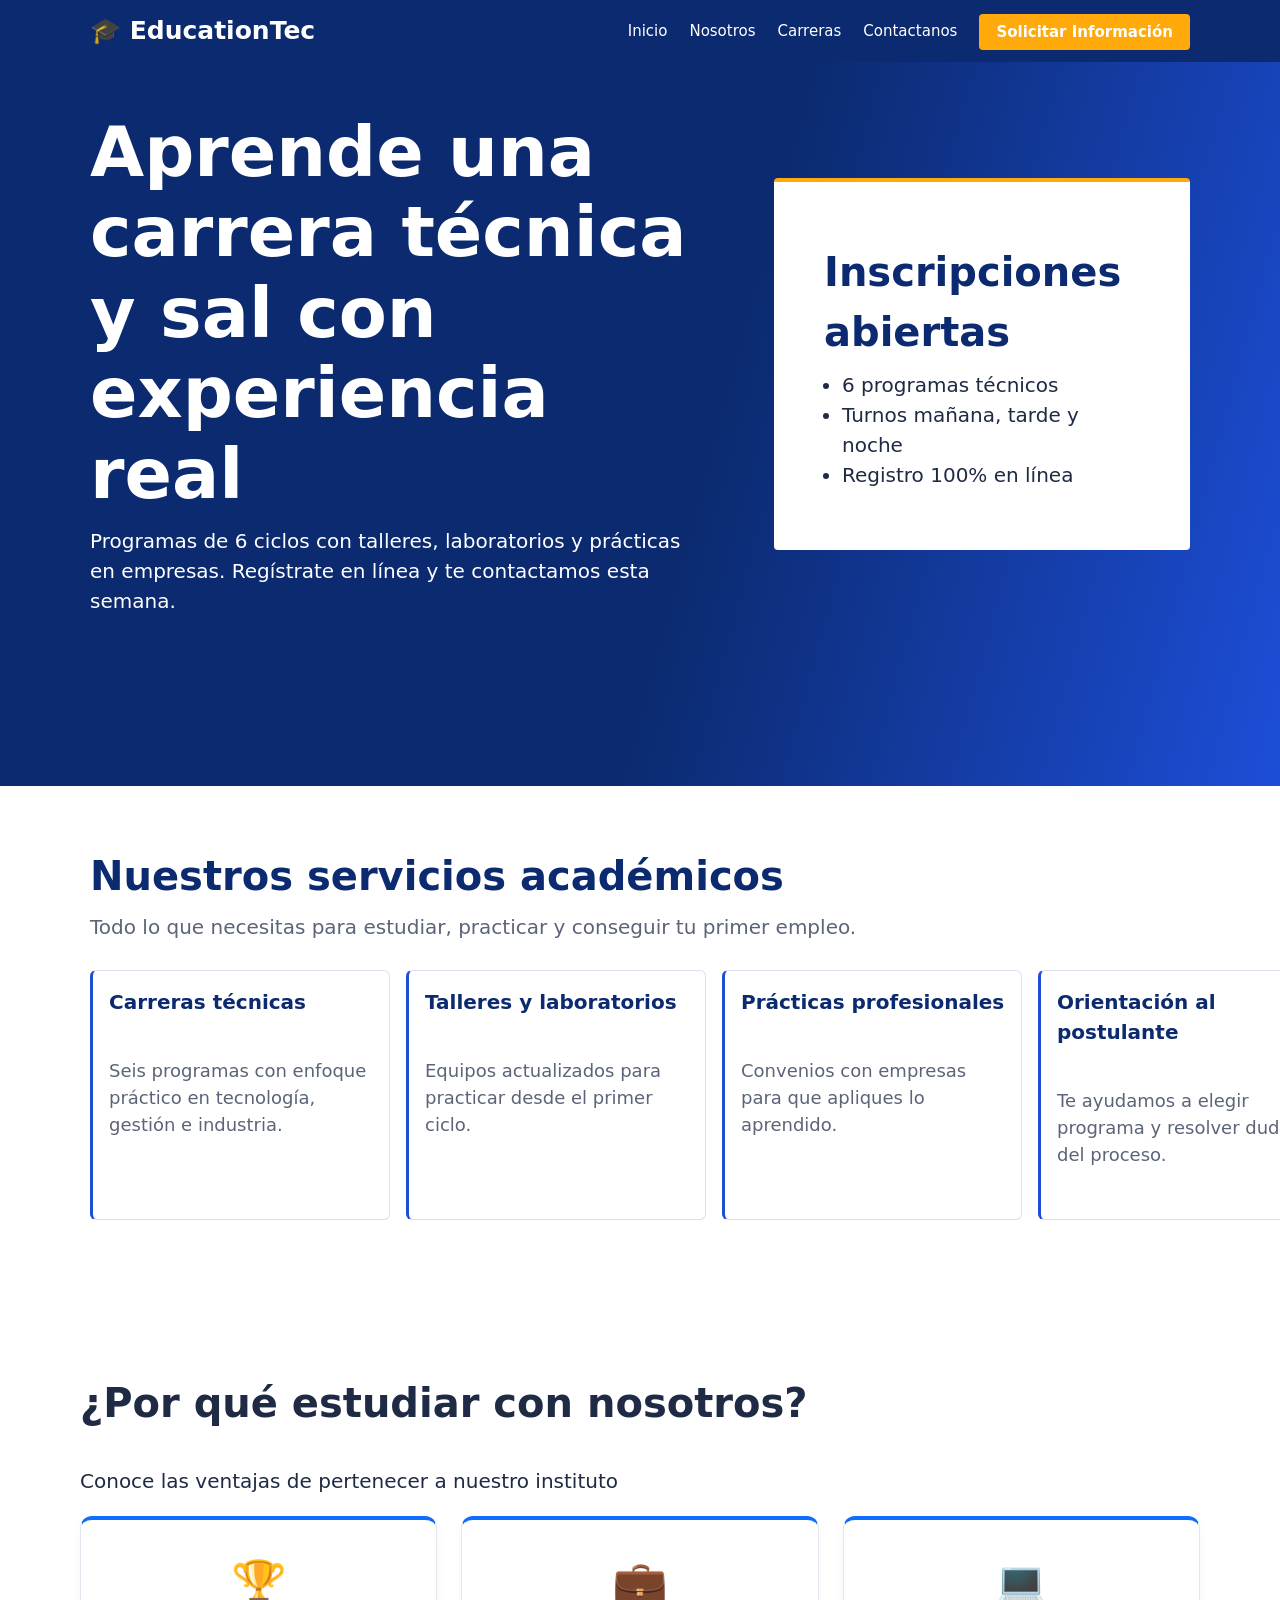
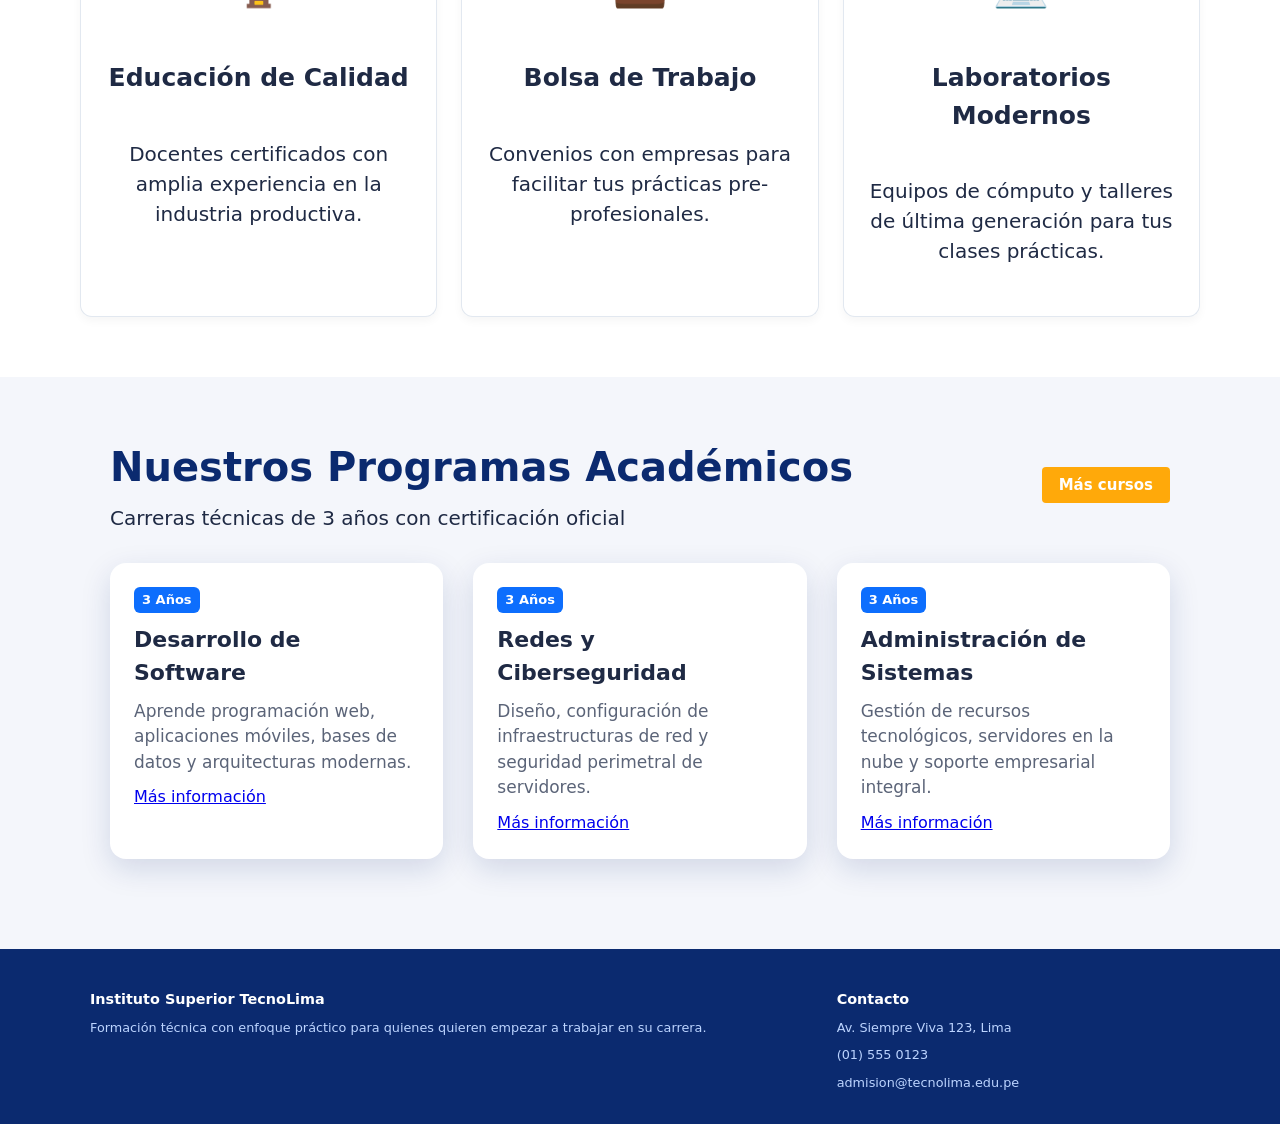
<file: entregable/index.html>
<!DOCTYPE html>
<html lang="es">

<head>
    <meta charset="UTF-8">
    <meta name="viewport" content="width=device-width, initial-scale=1.0">
    <title>Basurto Pinedo Joseph Paul</title>
    <link rel="stylesheet" href="estilos.css">
    <meta name="description" content="Informe de Práctica IP01 - Tienda Virtual Gamer SENATI">
</head>

<body>
    <div class="tamañohoja">
        <header class="cabecera">
            <a class="titulo">🎓 EducationTec</a>
            <ul>
                <div class="nav-links">
                    <li class="items"><a class="cuadrotext" href="#inicio" >Inicio</a></li>
                    <li class="items"><a class="cuadrotext" href="#nosotros">Nosotros</a></li>
                    <li class="items"><a class="cuadrotext" href="#carreras">Carreras</a></li>
                    <li class="items"><a class="cuadrotext" href="#contactanos">Contactanos</a></li>
                    <li class="items-btn"><a href="solicitar.html" class="btn-infomación">Solicitar Información</a></li>
                </div>
            </ul>
        </header>
    </div>
        <main class="contenidoprin">
            <section class="parte1">
                <div class="titulo-cuerpo">
                    <h1 class="titulo">Aprende una carrera técnica y sal con experiencia real</h1>
                    <p class="subtitulo1">Programas de 6 ciclos con talleres, laboratorios y prácticas en empresas. Regístrate en línea y te contactamos esta semana.</p>
                    <div class="espacio">
                        <div class="panel">
                            <h2>Inscripciones abiertas</h2>
                            <ul>
                                <li>6 programas técnicos</li>
                                <li>Turnos mañana, tarde y noche</li>
                                <li>Registro 100% en línea</li>
                            </ul>
                        </div>
                    </div>
                </div>
            </section>

            <section class="parte2">
                <div class="cuadros-info">
                    <h2 class="titulo-cuerpo2">Nuestros servicios académicos</h2>
                    <p class="subtitulo2">Todo lo que necesitas para estudiar, practicar y conseguir tu primer empleo.</p>
                    <div class="cuadricula">
                        <article class="cuadrotexto"><h3>Carreras técnicas</h3><p>Seis programas con enfoque práctico en tecnología, gestión e industria.</p></article>
                        <article class="cuadrotexto"><h3>Talleres y laboratorios</h3><p>Equipos actualizados para practicar desde el primer ciclo.</p></article>
                        <article class="cuadrotexto"><h3>Prácticas profesionales</h3><p>Convenios con empresas para que apliques lo aprendido.</p></article>
                        <article class="cuadrotexto"><h3>Orientación al postulante</h3><p>Te ayudamos a elegir programa y resolver dudas del proceso.</p></article>
                    </div>
                </div>
            </section>
                
            <section id="nosotros" class="seccion seccion-clara">
                <div class="container">
                    <div class="text-center mb-4">
                        <h2 class="fw-bold">¿Por qué estudiar con nosotros?</h2>
                        <p class="text-muted">Conoce las ventajas de pertenecer a nuestro instituto</p>
                </div>
                <div class="contenedor-flex">
                    <div class="caja-beneficio">
                        <div class="icono-beneficio">🏆</div>
                        <h5 class="text">Educación de Calidad</h5>
                        <p>Docentes certificados con amplia experiencia en la industria productiva.</p>
                    </div>
                    <div class="caja-beneficio">
                        <div class="icono-beneficio">💼</div>
                        <h5 class="text">Bolsa de Trabajo</h5>
                        <p>Convenios con empresas para facilitar tus prácticas pre-profesionales.</p>
                    </div>
                    <div class="caja-beneficio">
                        <div class="icono-beneficio">💻</div>
                        <h5 class="text">Laboratorios Modernos</h5>
                        <p>Equipos de cómputo y talleres de última generación para tus clases prácticas.</p>
                    </div>
                </div>
            </section>

            <section id="carreras" class="py-5 bg-light">
                <div class="container">
                    <div class="titulocar">
                        <div>
                            <h2 class="title">Nuestros Programas Académicos</h2>
                            <p class="subtitle">Carreras técnicas de 3 años con certificación oficial</p>
                        </div>
                        <a href="#" class="btn-cursos">Más cursos</a>
                    </div>

                    <div class="grid-carreras">
                        <div class="tarjeta-carrera azul">
                            <div class="card-body">
                                <span class="años">3 Años</span>
                                <h5 class="tit-tar">Desarrollo de Software</h5>
                                <p class="card-text">Aprende programación web, aplicaciones móviles, bases de datos y arquitecturas modernas.</p>
                                <a href="#" class="btn-mas">Más información</a>
                            </div>
                        </div>

                        <div class="tarjeta-carrera verde">
                            <div class="card-body">
                                <span class="años">3 Años</span>
                                <h5 class="tit-tar">Redes y Ciberseguridad</h5>
                                <p class="card-text">Diseño, configuración de infraestructuras de red y seguridad perimetral de servidores.</p>
                                <a href="#" class="btn-mas">Más información</a>
                            </div>
                        </div>

                        <div class="tarjeta-carrera amarillo">
                            <div class="card-body">
                                <span class="años">3 Años</span>
                                <h5 class="tit-tar">Administración de Sistemas</h5>
                                <p class="card-text">Gestión de recursos tecnológicos, servidores en la nube y soporte empresarial integral.</p>
                                <a href="#" class="btn-mas">Más información</a>
                            </div>
                        </div>
                    </div>
                </div>
                <div id="contactanos">
                    <a href="https://whatsapp.com/dl/"></a>
                </div>
            </section>
        </main>
    <footer class="pie">
        <div class="container">
            <div class="pie-pag">
                <div>
                    <h4>Instituto Superior TecnoLima</h4>
                    <p>Formación técnica con enfoque práctico para quienes quieren empezar a trabajar en su carrera.</p>
                </div>
                <address>
                    <h4>Contacto</h4>
                    <p class="mb-1">Av. Siempre Viva 123, Lima</p>
                    <p class="mb-1">(01) 555 0123</p>
                    <p class="mb-0">admision@tecnolima.edu.pe</p>
                </address>
            </div>
        </div>
</footer>
</body>
</html>
</file>
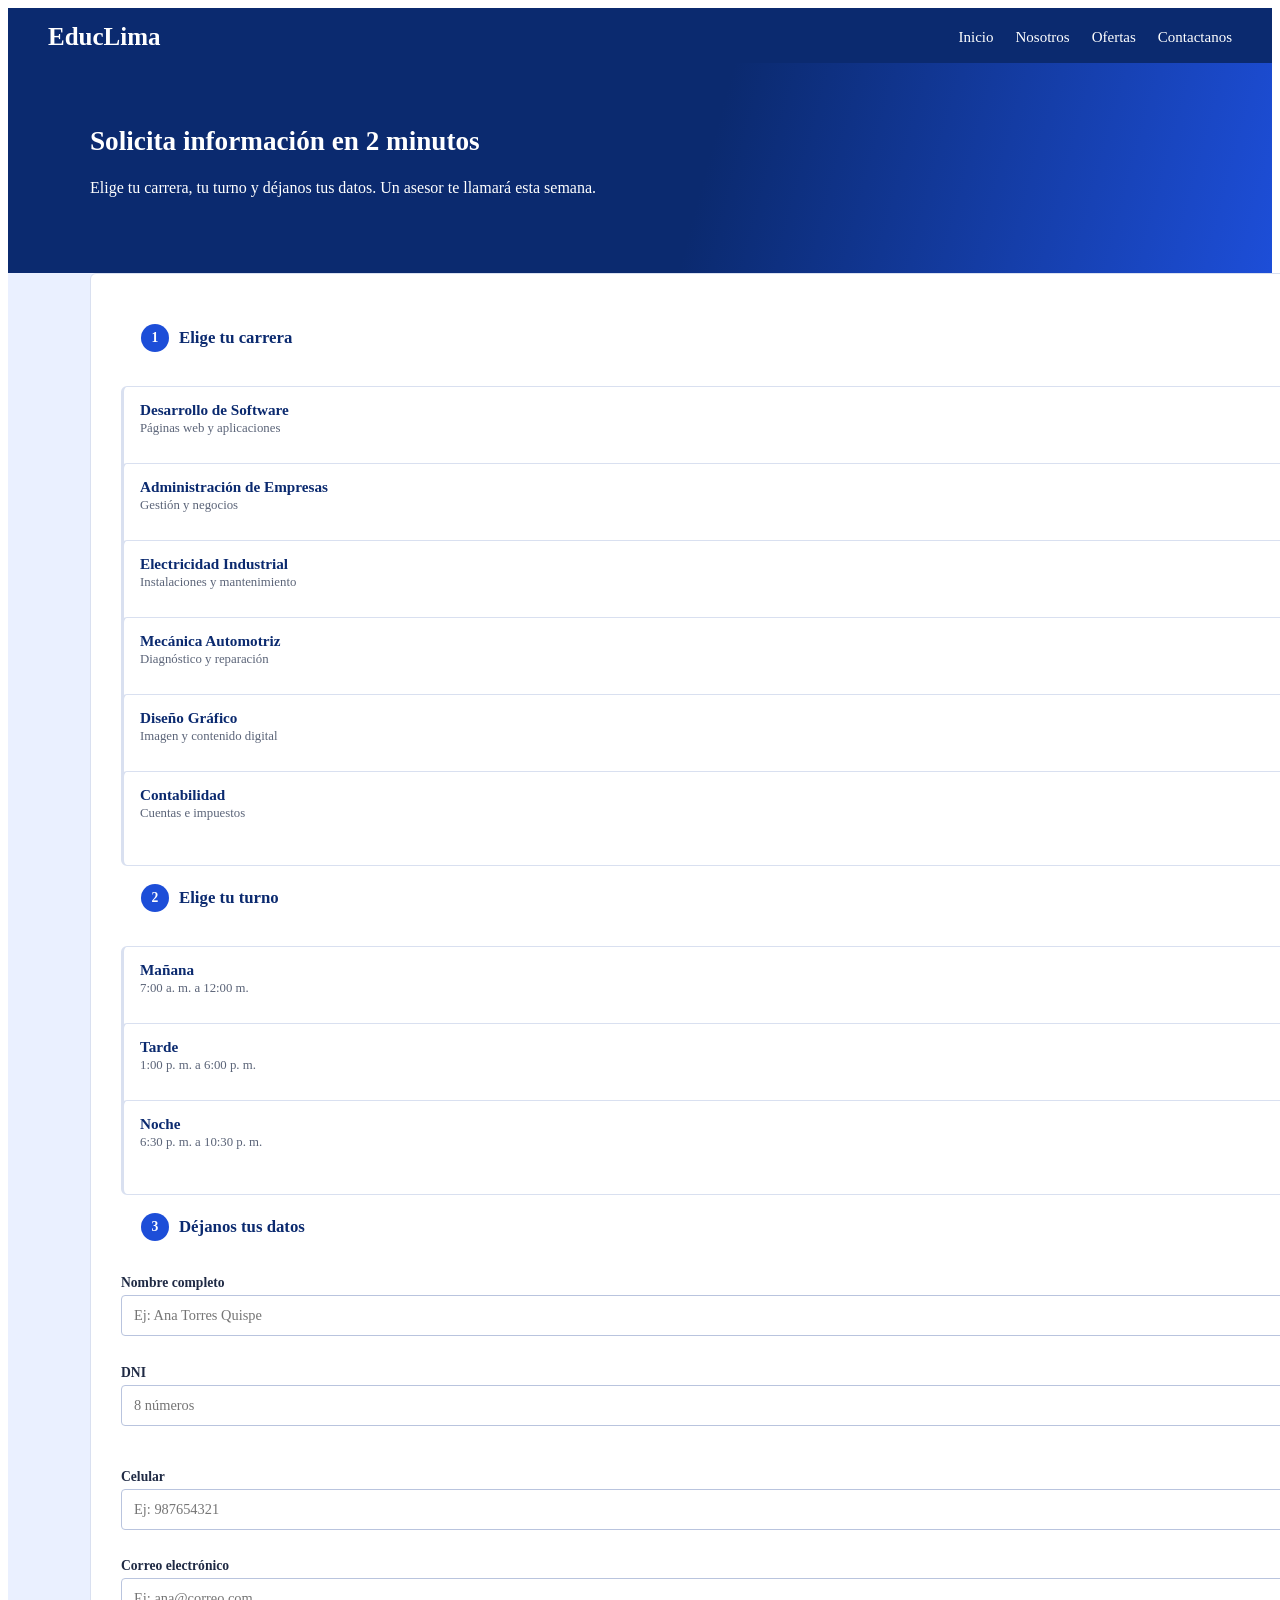
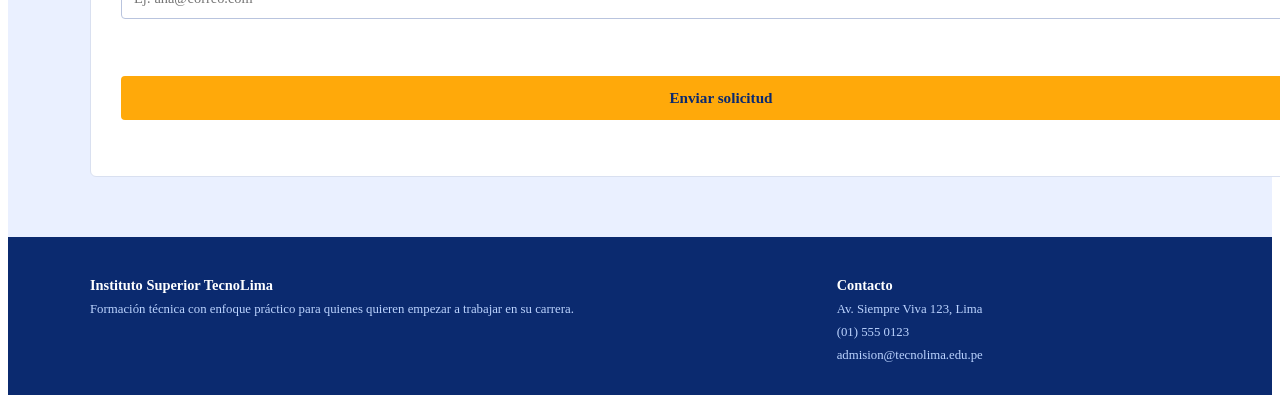
<file: entregable/solicitar.html>
<!DOCTYPE html>
<html lang="es">

<head>
    <meta charset="UTF-8">
    <meta name="viewport" content="width=device-width, initial-scale=1.0">
    <title>Solicitar información | EducLima</title>
    <meta name="description" content="Solicita información sobre nuestras carreras técnicas en EducLima">
    <link rel="stylesheet" href="solicitud.css">
</head>

<body class="pagina-solicitar">
    <div class="tamañohoja">
        <header class="cabecera">
            <a class="titulo" href="index.html">EducLima</a>
            <ul>
                <div class="nav-links">
                    <li class="items"><a class="cuadrotext" href="index.html">Inicio</a></li>
                    <li class="items"><a class="cuadrotext" href="#">Nosotros</a></li>
                    <li class="items"><a class="cuadrotext" href="#">Ofertas</a></li>
                    <li class="items"><a class="cuadrotext" href="#">Contactanos</a></li>
                </div>
            </ul>
        </header>

        <main>
            <!-- Portada de la página -->
            <section class="sol-portada">
                <h1>Solicita información en 2 minutos</h1>
                <p>Elige tu carrera, tu turno y déjanos tus datos. Un asesor te llamará esta semana.</p>
            </section>

            <section class="sol-principal">
                <div class="sol-grid">

                    <!-- Formulario -->
                    <div class="sol-tarjeta" id="zonaFormulario">
                        <form id="formulario" novalidate>

                            <fieldset class="bloque">
                                <legend><span class="bloque-num">1</span> Elige tu carrera</legend>
                                <div class="programas">
                                    <label class="opcion">
                                        <input type="radio" name="programa" value="Desarrollo de Software" data-detalle="Aprende a crear páginas web y aplicaciones.">
                                        <span class="opcion-cuerpo"><strong>Desarrollo de Software</strong><small>Páginas web y aplicaciones</small></span>
                                    </label>
                                    <label class="opcion">
                                        <input type="radio" name="programa" value="Administración de Empresas" data-detalle="Aprende a organizar y dirigir un negocio.">
                                        <span class="opcion-cuerpo"><strong>Administración de Empresas</strong><small>Gestión y negocios</small></span>
                                    </label>
                                    <label class="opcion">
                                        <input type="radio" name="programa" value="Electricidad Industrial" data-detalle="Aprende a instalar y mantener sistemas eléctricos.">
                                        <span class="opcion-cuerpo"><strong>Electricidad Industrial</strong><small>Instalaciones y mantenimiento</small></span>
                                    </label>
                                    <label class="opcion">
                                        <input type="radio" name="programa" value="Mecánica Automotriz" data-detalle="Aprende a diagnosticar y reparar vehículos.">
                                        <span class="opcion-cuerpo"><strong>Mecánica Automotriz</strong><small>Diagnóstico y reparación</small></span>
                                    </label>
                                    <label class="opcion">
                                        <input type="radio" name="programa" value="Diseño Gráfico" data-detalle="Aprende a diseñar logos, afiches y contenido digital.">
                                        <span class="opcion-cuerpo"><strong>Diseño Gráfico</strong><small>Imagen y contenido digital</small></span>
                                    </label>
                                    <label class="opcion">
                                        <input type="radio" name="programa" value="Contabilidad" data-detalle="Aprende a llevar las cuentas y los impuestos de una empresa.">
                                        <span class="opcion-cuerpo"><strong>Contabilidad</strong><small>Cuentas e impuestos</small></span>
                                    </label>
                                </div>
                            </fieldset>

                            <fieldset class="bloque">
                                <legend><span class="bloque-num">2</span> Elige tu turno</legend>
                                <div class="turnos">
                                    <label class="opcion">
                                        <input type="radio" name="turno" value="Mañana" data-horario="7:00 a. m. a 12:00 m.">
                                        <span class="opcion-cuerpo"><strong>Mañana</strong><small>7:00 a. m. a 12:00 m.</small></span>
                                    </label>
                                    <label class="opcion">
                                        <input type="radio" name="turno" value="Tarde" data-horario="1:00 p. m. a 6:00 p. m.">
                                        <span class="opcion-cuerpo"><strong>Tarde</strong><small>1:00 p. m. a 6:00 p. m.</small></span>
                                    </label>
                                    <label class="opcion">
                                        <input type="radio" name="turno" value="Noche" data-horario="6:30 p. m. a 10:30 p. m.">
                                        <span class="opcion-cuerpo"><strong>Noche</strong><small>6:30 p. m. a 10:30 p. m.</small></span>
                                    </label>
                                </div>
                            </fieldset>

                            <fieldset class="bloque">
                                <legend><span class="bloque-num">3</span> Déjanos tus datos</legend>

                                <div class="campo">
                                    <label for="nombre">Nombre completo</label>
                                    <input type="text" id="nombre" name="nombre" placeholder="Ej: Ana Torres Quispe" autocomplete="name">
                                    <span class="error" id="error-nombre"></span>
                                </div>

                                <div class="campo-doble">
                                    <div class="campo">
                                        <label for="dni">DNI</label>
                                        <input type="text" id="dni" name="dni" inputmode="numeric" maxlength="8" placeholder="8 números">
                                        <span class="error" id="error-dni"></span>
                                    </div>
                                    <div class="campo">
                                        <label for="celular">Celular</label>
                                        <input type="text" id="celular" name="celular" inputmode="numeric" maxlength="9" placeholder="Ej: 987654321" autocomplete="tel">
                                        <span class="error" id="error-celular"></span>
                                    </div>
                                </div>

                                <div class="campo">
                                    <label for="correo">Correo electrónico</label>
                                    <input type="email" id="correo" name="correo" placeholder="Ej: ana@correo.com" autocomplete="email">
                                    <span class="error" id="error-correo"></span>
                                </div>
                            </fieldset>

                            <button type="submit" class="btn-enviar" id="btnEnviar">Enviar solicitud</button>
                            <p class="aviso" id="avisoFormulario"></p>
                        </form>
                    </div>

                </div>

                <!-- Mensaje final (oculto hasta enviar) -->
                <div class="sol-tarjeta exito" id="zonaExito" hidden>
                    <div class="exito-icono"></div>
                    <h2>¡Solicitud enviada!</h2>
                    <p id="exitoTexto"></p>
                    <p class="exito-codigo">Tu código de solicitud: <strong id="exitoCodigo"></strong></p>
                    <div class="exito-botones">
                        <a href="index.html" class="btn-enviar btn-link">Volver al inicio</a>
                        <button type="button" class="btn-secundario" id="btnNueva">Hacer otra solicitud</button>
                    </div>
                </div>
            </section>
        </main>

        <footer class="pie">
            <div class="container">
                <div class="pie-pag">
                    <div>
                        <h4>Instituto Superior TecnoLima</h4>
                        <p>Formación técnica con enfoque práctico para quienes quieren empezar a trabajar en su carrera.</p>
                    </div>
                    <address>
                        <h4>Contacto</h4>
                        <p class="mb-1">Av. Siempre Viva 123, Lima</p>
                        <p class="mb-1">(01) 555 0123</p>
                        <p class="mb-0">admision@tecnolima.edu.pe</p>
                    </address>
                </div>
            </div>
        </footer>
    </div>

    <script src="solicitar.js"></script>
</body>

</html>
</file>
<file: entregable/estilos.css>
@charset "utf-8";

* {
    box-sizing: border-box;
}

body {
    margin: 0;
    font-family: "Segoe UI", system-ui, -apple-system, Arial, sans-serif;
    color: #1f2a44;
    line-height: 1.5;
    background: #fff;
}

.container {
    max-width: 1500px;
    margin: 0 auto;
    padding: 0 20px;
}

.cabecera {
    display: flex;
    align-items: center;
    justify-content: space-between;
    padding: 12px max(20px, calc((100% - 1100px) / 2)) 0;
    background: #0b2a6f;
}

.cabecera .titulo {
    color: #fff;
    font-size: 25px;
    font-weight: 700;
    padding-bottom: 12px;
    text-decoration: none;
}
.cabecera ul {
    list-style: none;
    margin: 0;
    padding: 0;
}
.nav-links {
    display: flex;
    align-items: center;
    gap: 22px;
}

.items {
    list-style: none;
}

.cuadrotext {
    display: block;
    color: #fff;
    font-size: 15px;
    padding-bottom: 10px;
    border-bottom: 2px solid transparent;
    text-decoration: none;
}

.items-btn {
    list-style: none;
    margin-bottom: 10px;
}

.btn-infomación {
    display: inline-block;
    background: #ffa90a;
    color: #fff;
    font-size: 15px;
    text-decoration: none;
    font-weight: 900;
    padding: 7px 17px;
    border-radius: 4px;
}


.parte1 {
    background: linear-gradient(105deg, #0b2a6f 55%, #1d4ed8 100%);
    padding: 50px max(20px, calc((100% - 1100px) / 2)) 170px;
}

.titulo-cuerpo {
    display: grid;
    grid-template-columns: 1.5fr 1fr;
    column-gap: 60px;
    align-items: center;
}

.titulo-cuerpo .titulo {
    grid-column: 1;
    grid-row: 1;
    align-self: end;
    margin: 0 0 12px;
    color: #fff;
    font-size: 70px;
    line-height: 1.15;
    font-weight: bold;
}

.subtitulo1 {
    grid-column: 1;
    grid-row: 2;
    align-self: start;
    margin: 0;
    color: #fff;
    font-size: 20px;
    max-width: 600px;
}

.espacio {
    grid-column: 2;
    grid-row: 1 / span 2;
    border-radius: 12px;
    width: 100%;
}

.panel {
    background: #fff;
    border-top: 4px solid #ffa90a;
    border-radius: 4px;
    padding: 60px 50px;
    max-width: none;
}

.panel h2 {
    margin: 0 0 8px;
    font-size: 40px;
    color: #0b2a6f;
}

.panel ul {
    margin: 0;
    padding-left: 18px;
    font-size: 20px;
    color: #1f2a44;
}


.parte2 {
    padding: 60px max(20px, calc((100% - 1100px) / 2));
    background: #fff;
}

.titulo-cuerpo2 {
    margin: 0 0 6px;
    font-size: 40px;
    color: #0b2a6f;
}

.subtitulo2 {
    margin: 0 0 28px;
    font-size: 20px;
    color: #5b6478;
}

.cuadricula {
    display: grid;
    grid-template-columns: repeat(4, 1fr);
    gap: 16px;
}

.cuadrotexto {
    background: #fff;
    border: 1px solid #d9e0f0;
    border-left: 3px solid #1d4ed8;
    border-radius: 6px;
    padding: 16px;
    height: 250px;
    width: 300px;
}

.cuadrotexto h3 {
    margin: 0 0 40px;
    font-size: 20px;
    color: #0b2a6f;
}

.cuadrotexto p {
    margin: 0;
    font-size: 18px;
    color: #5b6478;
}


.seccion {
    padding: 60px;
}
h2{
    font-size: 40px;
}
p{
    font-size: 20px;
}
.contenedor-flex {
  display: flex;
  flex-direction: row;
  justify-content: space-between;
  align-items: stretch;
  gap: 24px;
  flex-wrap: wrap;
}

.caja-beneficio {
  flex: 1 1 280px;
  background-color: #ffffff;
  border-top: 4px solid #0d6efd; 
  border-left: 1px solid #e2e8f0;
  border-right: 1px solid #e2e8f0;
  border-bottom: 1px solid #e2e8f0;
  border-radius: 12px;
  padding: 30px 20px;
  text-align: center;
  box-shadow: 0 4px 10px rgba(0, 0, 0, 0.04);
  transition: transform 0.25s ease, box-shadow 0.25s ease;
}

.caja-beneficio:hover {
  transform: translateY(-7px);
  box-shadow: 0 12px 20px rgba(13, 110, 253, 0.12);
}

.icono-beneficio {
  font-size: 2.8rem;
  margin-bottom: 15px;
}

.text{
    font-size: 25px;
}
.title{
    margin: 0 0 6px;
    font-size: 40px;
    color: #0b2a6f;
}
.btn {
    list-style: none;
    margin-bottom: 10px;
}

.btn-cursos {
    display: inline-block;
    background: #ffa90a;
    color: #fff;
    font-size: 15px;
    text-decoration: none;
    font-weight: 900;
    padding: 7px 17px;
    border-radius: 4px;
}
.subtitle{
    font-size: 20px;
    margin: 0;
}

.titulocar {
    display: flex;
    justify-content: space-between;
    align-items: center;
    gap: 20px;
    flex-wrap: wrap;
}

#carreras {
    background: #f4f6fb;
    padding: 60px 0;
}

#carreras .container {
    max-width: 1100px;
}

.grid-carreras {
    display: grid;
    grid-template-columns: repeat(3, 1fr);
    gap: 30px;
    padding-block: 30px;
}

.tarjeta-carrera {
    --color: #0d6efd;
    background-color: #ffffff;
    border: 0;                                 
    border-radius: 16px;
    box-shadow: 0 10px 30px rgba(11, 42, 111, 0.15);
    padding: 24px;
    text-align: left;
}


.tarjeta-carrera .card-body {
    display: flex;
    flex-direction: column;
    align-items: flex-start;
    gap: 10px;
}

.tarjeta-carrera .años {
    color:#fff;
    border-radius: 6px;
    font-size: 13px;
    font-weight: 700;
    padding: 3px 8px;
}

.tarjeta-carrera h5 {
    margin: 0;
    font-size: 22px;
    color: #1f2a44;
}

.tarjeta-carrera p {
    margin: 0;
    font-size: 17px;
    color: #5b6478;
}

h5{
    font-size: 25px;
    font-weight: bold;
}
.años{
    background-color: #0d6efd;
    border-radius: 12px;
    color: #fff;
    font-weight: bold;
    font-size: 15px;
    padding: 10px 10px;
}

.pie {
    background: #0b2a6f;
    color: #fff;
    padding: 40px 0 24px;
}

.pie .container {
    max-width: none;
    padding: 0 max(20px, calc((100% - 1100px) / 2));
}

.pie-pag {
    display: grid;
    grid-template-columns: 2fr 1fr;
    gap: 40px;
}

.pie h4 {
    margin: 0 0 8px;
    font-size: 0.9rem;
    color: #fff;
}

.pie p {
    margin: 0 0 8px;
    font-size: 0.8rem;
    color: #bcd4ff;
}

.pie address {
    font-style: normal;
}
</file>
<file: entregable/solicitud.css>
@charset "utf-8";

/* ===== Página: Solicitar información =====
   Usa los mismos colores de estilos.css:
   azul oscuro #0b2a6f, azul #1d4ed8, naranja #ffa90a, fondo claro #eaf0ff */
.cabecera {
    display: flex;
    align-items: center;
    justify-content: space-between;
    padding: 15px max(40px, calc((100% - 1200px) / 2)) 0;
    background: #0b2a6f;
}

.cabecera .titulo {
    color: #fff;
    font-size: 25px;
    font-weight: 700;
    padding-bottom: 12px;
    text-decoration: none;
}
.cabecera ul {
    list-style: none;
    margin: 0;
    padding: 0;
}
.nav-links {
    display: flex;
    align-items: center;
    gap: 22px;
}

.cuadrotext {
    display: block;
    color: #fff;
    font-size: 15px;
    padding-bottom: 10px;
    border-bottom: 2px solid transparent;
    text-decoration: none;
}

.items {
    list-style: none;
}

/* ---------- Portada ---------- */
.sol-portada {
    background: linear-gradient(105deg, #0b2a6f 55%, #1d4ed8 100%);
    padding: 40px max(20px, calc((100% - 1100px) / 2)) 60px;
    color: #fff;
    text-decoration: none;
}


.titulo{
  text-decoration: none;
}


.sol-principal {
    background: #eaf0ff;
    padding: 0 max(20px, calc((100% - 1100px) / 2)) 60px;
    
}

.sol-tarjeta {
    background: #fff;
    border: 1px solid #d9e0f0;
    border-radius: 6px;
    padding: 30px;
    width: 1200px;
}

/* ---------- Bloques del formulario ---------- */
.bloque {
    border: 0;
    padding: 0;
    margin: 0 0 28px;
}

.bloque legend {
    display: flex;
    align-items: center;
    gap: 10px;
    padding: 0;
    margin-bottom: 14px;
    font-size: 1.05rem;
    font-weight: 700;
    color: #0b2a6f;
    padding: 20px;
}

.bloque-num {
    width: 28px;
    height: 28px;
    border-radius: 50%;
    background: #1d4ed8;
    color: #fff;
    font-size: 0.85rem;
    display: flex;
    align-items: center;
    justify-content: center;
}

.programas {
    display: grid;
    grid-template-columns: repeat(2, 1fr);
    gap: 12px;
}

.turnos {
    padding-top: 14;
    display: grid;
    grid-template-columns: repeat(3, 1fr);
    gap: 12px;
}

.opcion {
    position: relative;
    display: block;
    cursor: pointer;
}

.opcion input {
    position: absolute;
    opacity: 0;
    inset: 0;
    cursor: pointer;
}

.opcion-cuerpo {
    display: block;
    height: 100%;
    padding: 14px 14px 14px 16px;
    background: #fff;
    border: 1px solid #d9e0f0;
    border-left: 3px solid #d9e0f0;
    border-radius: 6px;
    transition: transform 0.15s, border-color 0.15s, background 0.15s, box-shadow 0.15s;
}

.opcion-cuerpo strong {
    display: block;
    font-size: 0.95rem;
    color: #0b2a6f;
}

.opcion-cuerpo small {
    display: block;
    margin-top: 2px;
    font-size: 0.8rem;
    color: #5b6478;
}

.opcion input:checked + .opcion-cuerpo {
    background: #eaf0ff;
    border-color: #1d4ed8;
    border-left-color: #ffa90a;
    box-shadow: 0 4px 12px rgba(29, 78, 216, 0.2);
}

.campo {
    margin-bottom: 12px;
}

.campo-doble {
    display: grid;
    grid-template-columns: 1fr 1fr;
    gap: 14px;
}

.campo label {
    display: block;
    margin-bottom: 4px;
    font-size: 0.85rem;
    font-weight: 600;
    color: #1f2a44;
}

.campo input {
    width: 100%;
    padding: 11px 12px;
    font: inherit;
    font-size: 0.9rem;
    color: #1f2a44;
    background: #fff;
    border: 1px solid #b9c4de;
    border-radius: 4px;
    transition: border-color 0.15s, box-shadow 0.15s;
}

.campo input:focus {
    outline: none;
    border-color: #1d4ed8;
    box-shadow: 0 0 0 3px rgba(29, 78, 216, 0.2);
}

.campo input.ok {
    border-color: #1a8f4c;
}

.campo input.mal {
    border-color: #c62828;
}

.error {
    display: block;
    min-height: 1.1em;
    margin-top: 3px;
    font-size: 0.78rem;
    color: #c62828;
}
.btn-enviar {
    display: inline-block;
    width: 100%;
    padding: 13px 20px;
    font: inherit;
    font-size: 0.95rem;
    font-weight: 700;
    text-align: center;
    color: #0b2a6f;
    background: #ffa90a;
    border: 0;
    border-radius: 4px;
    cursor: pointer;
    transition: transform 0.15s, box-shadow 0.15s;
}

.btn-enviar:hover {
    transform: translateY(-2px);
    box-shadow: 0 6px 14px rgba(255, 169, 10, 0.45);
}

.btn-enviar:focus-visible,
.btn-secundario:focus-visible {
    outline: 3px solid #1d4ed8;
    outline-offset: 2px;
}

.btn-secundario {
    padding: 13px 20px;
    font: inherit;
    font-size: 0.95rem;
    font-weight: 700;
    color: #0b2a6f;
    background: #fff;
    border: 2px solid #0b2a6f;
    border-radius: 4px;
    cursor: pointer;
}

.btn-secundario:hover {
    background: #eaf0ff;
}

.aviso {
    min-height: 1.2em;
    margin: 10px 0 0;
    font-size: 0.85rem;
    text-align: center;
    color: #c62828;
}

.exito {
    max-width: 560px;
    margin: 30px auto 0;
    text-align: center;
}

.exito[hidden] {
    display: none;
}

.exito-icono {
    width: 64px;
    height: 64px;
    margin: 0 auto 12px;
    border-radius: 50%;
    background: #1a8f4c;
    color: #fff;
    font-size: 2rem;
    line-height: 64px;
    animation: aparece 0.5s ease;
}

.exito h2 {
    margin: 0 0 8px;
    color: #0b2a6f;
}

.exito p {
    margin: 0 0 10px;
    color: #1f2a44;
}

.exito-codigo {
    padding: 10px;
    background: #eaf0ff;
    border-radius: 4px;
}

.exito-botones {
    display: flex;
    gap: 12px;
    margin-top: 18px;
}

.exito-botones .btn-enviar {
    flex: 1;
}

.exito-botones .btn-secundario {
    flex: 1;
}


.programas, .turnos, .campo-doble {
    grid-template-columns: 1fr;
}

.sol-portada h1 {
    font-size: 1.7rem;
}

.exito-botones {
    flex-direction: column;
}

.pie {
    background: #0b2a6f;
    color: #0b2a6f;
    padding: 40px 0 24px;
}

.pie .container {
    max-width: none;
    padding: 0 max(20px, calc((100% - 1100px) / 2));
}

.pie-pag {
    display: grid;
    grid-template-columns: 2fr 1fr;
    gap: 40px;
    background-color: #0b2a6f;
}

.pie h4 {
    margin: 0 0 8px;
    font-size: 0.9rem;
    color: #fff;
}

.pie p {
    margin: 0 0 8px;
    font-size: 0.8rem;
    color: #bcd4ff;
}

.pie address {
    font-style: normal;
}
</file>
